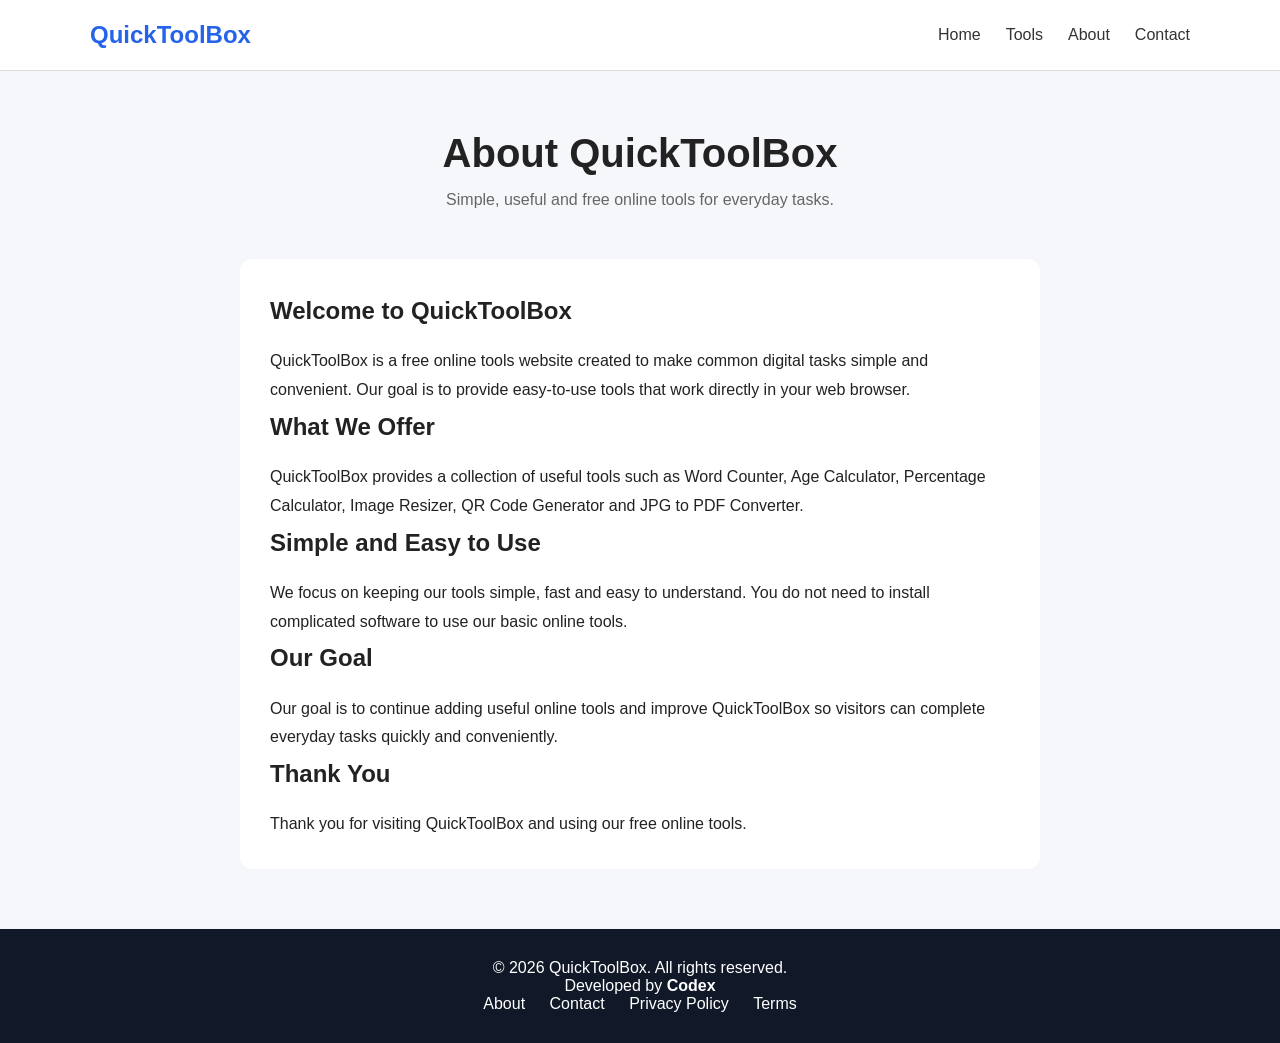
<file: about.html>
<!DOCTYPE html>
<html lang="en">

<head>
    <meta charset="UTF-8">
    <meta name="viewport" content="width=device-width, initial-scale=1.0">

    <title>About Us - QuickToolBox</title>

    <meta name="description"
        content="Learn more about QuickToolBox, a free online tools website for simple and useful everyday tasks.">

    <link rel="stylesheet" href="style.css">
</head>

<body>

    <!-- Header -->
    <header>

        <div class="container">

            <div class="logo">
                QuickToolBox
            </div>

            <nav>
                <a href="index.html">Home</a>
                <a href="index.html#tools">Tools</a>
                <a href="about.html">About</a>
                <a href="contact.html">Contact</a>
            </nav>

        </div>

    </header>


    <!-- About Page -->
    <main class="tool-page">

        <div class="container">

            <h1>About QuickToolBox</h1>

            <p class="tool-description">
                Simple, useful and free online tools for everyday tasks.
            </p>


            <div class="tool-information">

                <h2>Welcome to QuickToolBox</h2>

                <p>
                    QuickToolBox is a free online tools website created
                    to make common digital tasks simple and convenient.
                    Our goal is to provide easy-to-use tools that work
                    directly in your web browser.
                </p>


                <h2>What We Offer</h2>

                <p>
                    QuickToolBox provides a collection of useful tools
                    such as Word Counter, Age Calculator, Percentage
                    Calculator, Image Resizer, QR Code Generator and
                    JPG to PDF Converter.
                </p>


                <h2>Simple and Easy to Use</h2>

                <p>
                    We focus on keeping our tools simple, fast and easy
                    to understand. You do not need to install complicated
                    software to use our basic online tools.
                </p>


                <h2>Our Goal</h2>

                <p>
                    Our goal is to continue adding useful online tools
                    and improve QuickToolBox so visitors can complete
                    everyday tasks quickly and conveniently.
                </p>


                <h2>Thank You</h2>

                <p>
                    Thank you for visiting QuickToolBox and using our
                    free online tools.
                </p>

            </div>

        </div>

    </main>


    <!-- Footer -->
    <footer>

        <div class="container">

            <p>
                © 2026 QuickToolBox. All rights reserved.
            </p>

            <p class="developer-credit">
                Developed by <strong>Codex</strong>
            </p>

            <div class="footer-links">

                <a href="about.html">About</a>

                <a href="contact.html">Contact</a>

                <a href="privacy.html">Privacy Policy</a>

                <a href="terms.html">Terms</a>

            </div>

        </div>

    </footer>

</body>

</html>
</file>
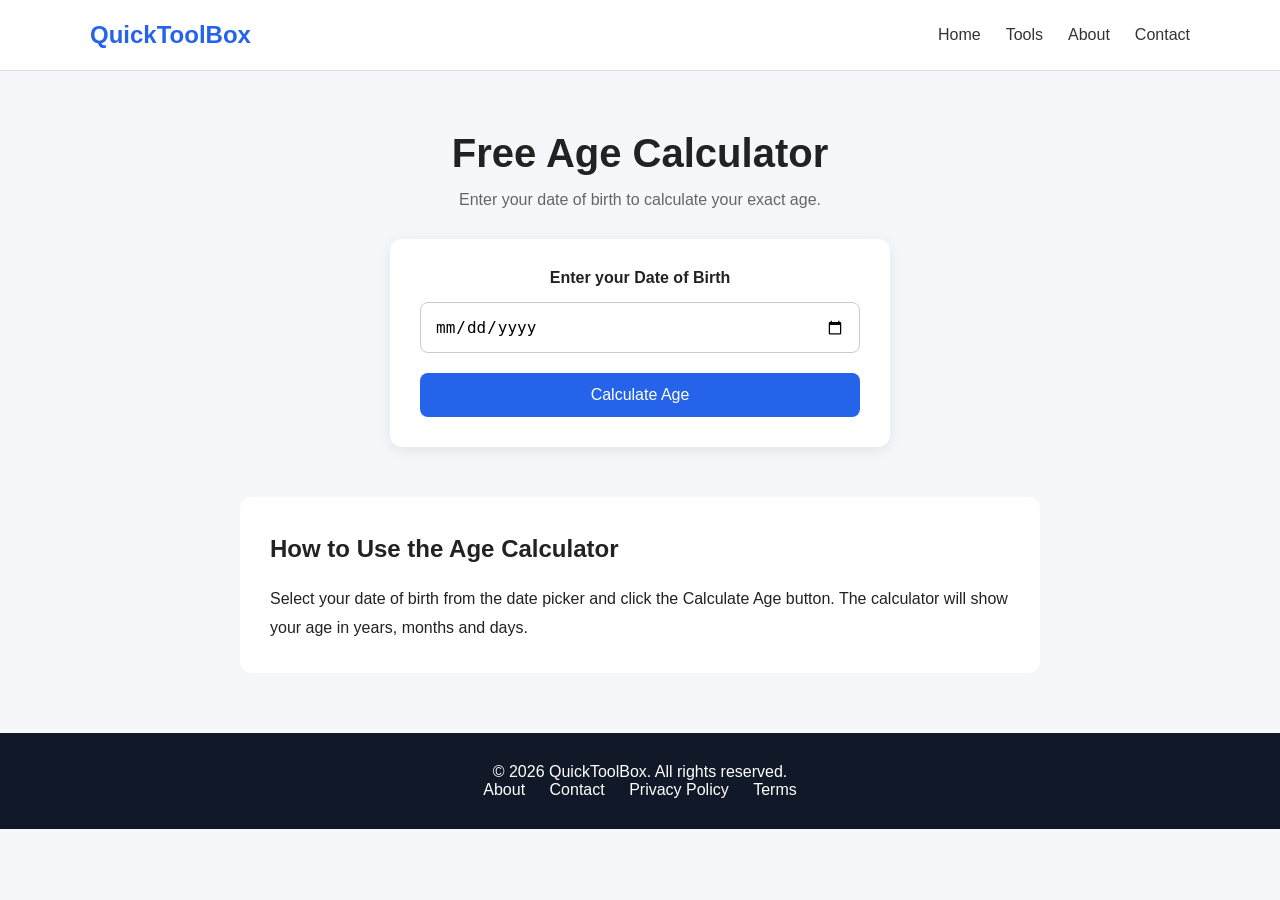
<file: age-calculator.html>
<!DOCTYPE html>
<html lang="en">

<head>

    <meta charset="UTF-8">

    <meta name="viewport"
        content="width=device-width, initial-scale=1.0">

    <meta name="description"
        content="Free online age calculator. Calculate your exact age in years, months and days.">

    <title>Age Calculator - QuickToolBox</title>

    <link rel="stylesheet" href="style.css">

</head>

<body>

    <!-- Header -->

    <header class="header">

        <div class="container navbar">

            <a href="index.html" class="logo">
                QuickToolBox
            </a>

            <nav>

                <a href="index.html">Home</a>

                <a href="index.html#tools">Tools</a>

                <a href="about.html">About</a>

                <a href="contact.html">Contact</a>

            </nav>

        </div>

    </header>


    <!-- Age Calculator -->

    <main class="tool-page">

        <div class="container">

            <h1>Free Age Calculator</h1>

            <p class="tool-description">
                Enter your date of birth to calculate your exact age.
            </p>


            <!-- Calculator Box -->

            <div class="calculator-box">

                <label for="birthDate">
                    Enter your Date of Birth
                </label>

                <input
                    type="date"
                    id="birthDate"
                >

                <button
                    id="calculateAge">
                    Calculate Age
                </button>

            </div>


            <!-- Result -->

            <div
                id="ageResult"
                class="age-result"
                style="display: none;">

                <h2>Your Age</h2>

                <div class="age-number">

                    <div>
                        <strong id="years">0</strong>
                        <span>Years</span>
                    </div>

                    <div>
                        <strong id="months">0</strong>
                        <span>Months</span>
                    </div>

                    <div>
                        <strong id="days">0</strong>
                        <span>Days</span>
                    </div>

                </div>

            </div>


            <!-- Information -->

            <div class="tool-information">

                <h2>How to Use the Age Calculator</h2>

                <p>
                    Select your date of birth from the date
                    picker and click the Calculate Age button.
                    The calculator will show your age in years,
                    months and days.
                </p>

            </div>

        </div>

    </main>


    <!-- Footer -->

    <footer class="footer">

        <div class="container">

            <p>
                © 2026 QuickToolBox. All rights reserved.
            </p>

            <div class="footer-links">

                <a href="about.html">About</a>

                <a href="contact.html">Contact</a>

                <a href="privacy.html">Privacy Policy</a>

                <a href="terms.html">Terms</a>

            </div>

        </div>

    </footer>


    <!-- JavaScript -->

    <script src="age-calculator.js"></script>

</body>

</html>
</file>
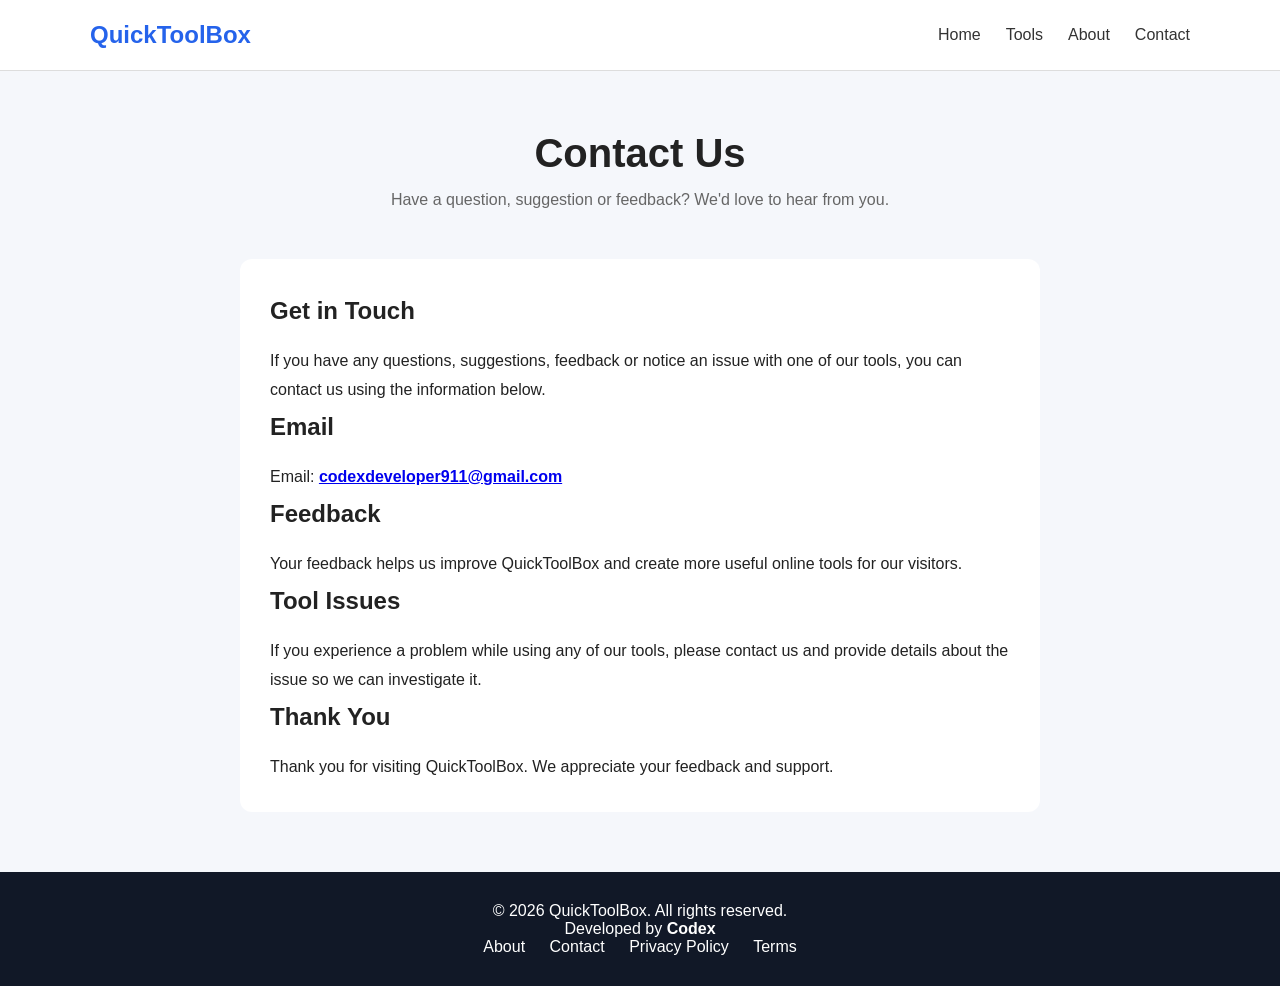
<file: contact.html>
<!DOCTYPE html>
<html lang="en">

<head>
    <meta charset="UTF-8">
    <meta name="viewport" content="width=device-width, initial-scale=1.0">

    <title>Contact Us - QuickToolBox</title>

    <meta name="description"
        content="Contact QuickToolBox for questions, feedback and suggestions about our free online tools.">

    <link rel="stylesheet" href="style.css">
</head>

<body>

    <!-- Header -->
    <header>

        <div class="container">

            <div class="logo">
                QuickToolBox
            </div>

            <nav>
                <a href="index.html">Home</a>
                <a href="index.html#tools">Tools</a>
                <a href="about.html">About</a>
                <a href="contact.html">Contact</a>
            </nav>

        </div>

    </header>


    <!-- Contact Page -->
    <main class="tool-page">

        <div class="container">

            <h1>Contact Us</h1>

            <p class="tool-description">
                Have a question, suggestion or feedback? We'd love to hear from you.
            </p>


            <div class="tool-information">

                <h2>Get in Touch</h2>

                <p>
                    If you have any questions, suggestions, feedback or
                    notice an issue with one of our tools, you can contact
                    us using the information below.
                </p>


                <h2>Email</h2>

                <p>
                    Email:
                    <strong>
                        <a href="mailto:codexdeveloper911@gmail.com">
                            codexdeveloper911@gmail.com
                        </a>
                    </strong>
                </p>


                <h2>Feedback</h2>

                <p>
                    Your feedback helps us improve QuickToolBox and create
                    more useful online tools for our visitors.
                </p>


                <h2>Tool Issues</h2>

                <p>
                    If you experience a problem while using any of our
                    tools, please contact us and provide details about
                    the issue so we can investigate it.
                </p>


                <h2>Thank You</h2>

                <p>
                    Thank you for visiting QuickToolBox. We appreciate
                    your feedback and support.
                </p>

            </div>

        </div>

    </main>


    <!-- Footer -->
    <footer>

        <div class="container">

            <p>
                © 2026 QuickToolBox. All rights reserved.
            </p>

            <p class="developer-credit">
                Developed by <strong>Codex</strong>
            </p>

            <div class="footer-links">

                <a href="about.html">About</a>

                <a href="contact.html">Contact</a>

                <a href="privacy.html">Privacy Policy</a>

                <a href="terms.html">Terms</a>

            </div>

        </div>

    </footer>

</body>

</html>
</file>
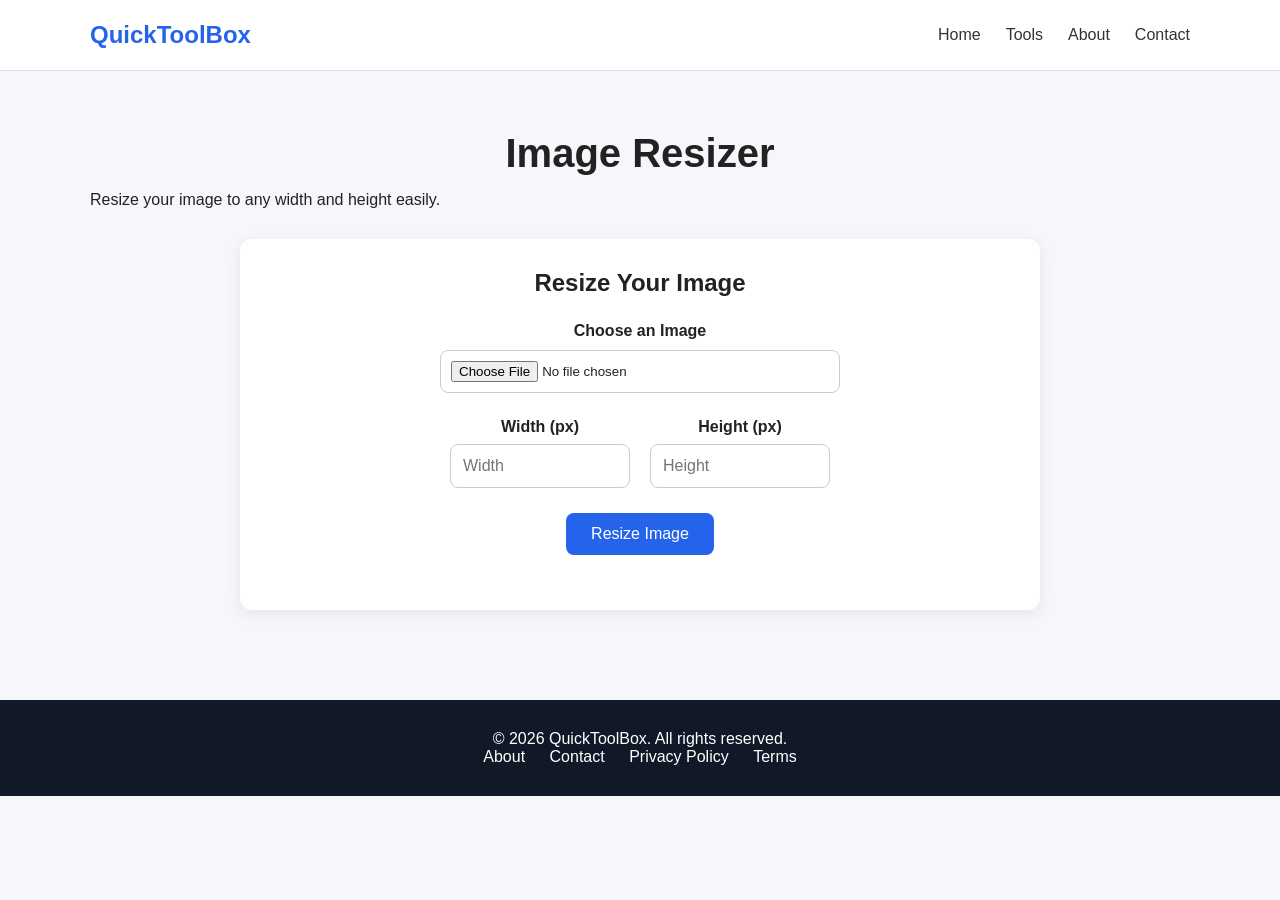
<file: image-resizer.html>
<!DOCTYPE html>
<html lang="en">
<head>
    <meta charset="UTF-8">
    <meta name="viewport" content="width=device-width, initial-scale=1.0">

    <title>Image Resizer - QuickToolBox</title>
    <meta name="description" content="Resize images online for free with QuickToolBox.">

    <link rel="stylesheet" href="style.css">
</head>

<body>

    <header>
        <div class="container">
            <div class="logo">QuickToolBox</div>

            <nav>
                <a href="index.html">Home</a>
                <a href="index.html#tools">Tools</a>
                <a href="about.html">About</a>
                <a href="contact.html">Contact</a>
            </nav>
        </div>
    </header>


    <main class="tool-page">

        <div class="container">

            <div class="tool-header">
                <h1>Image Resizer</h1>
                <p>Resize your image to any width and height easily.</p>
            </div>


            <div class="image-resizer-card">

                <h2>Resize Your Image</h2>

                <div class="upload-section">

                    <label for="imageInput">Choose an Image</label>

                    <input 
                        type="file" 
                        id="imageInput" 
                        accept="image/*"
                    >

                </div>


                <div id="imagePreview" class="image-preview"></div>


                <div class="resize-inputs">

                    <div>
                        <label for="imageWidth">Width (px)</label>

                        <input 
                            type="number" 
                            id="imageWidth" 
                            placeholder="Width"
                            min="1"
                        >
                    </div>


                    <div>
                        <label for="imageHeight">Height (px)</label>

                        <input 
                            type="number" 
                            id="imageHeight" 
                            placeholder="Height"
                            min="1"
                        >
                    </div>

                </div>


                <button id="resizeButton">
                    Resize Image
                </button>


                <div id="resizeResult" class="resize-result"></div>

            </div>

        </div>

    </main>


    <footer>

        <div class="container">

            <p>© 2026 QuickToolBox. All rights reserved.</p>

            <div>
                <a href="about.html">About</a>
                <a href="contact.html">Contact</a>
                <a href="privacy.html">Privacy Policy</a>
                <a href="terms.html">Terms</a>
            </div>

        </div>

    </footer>


    <script src="image-resizer.js"></script>

</body>
</html>
</file>
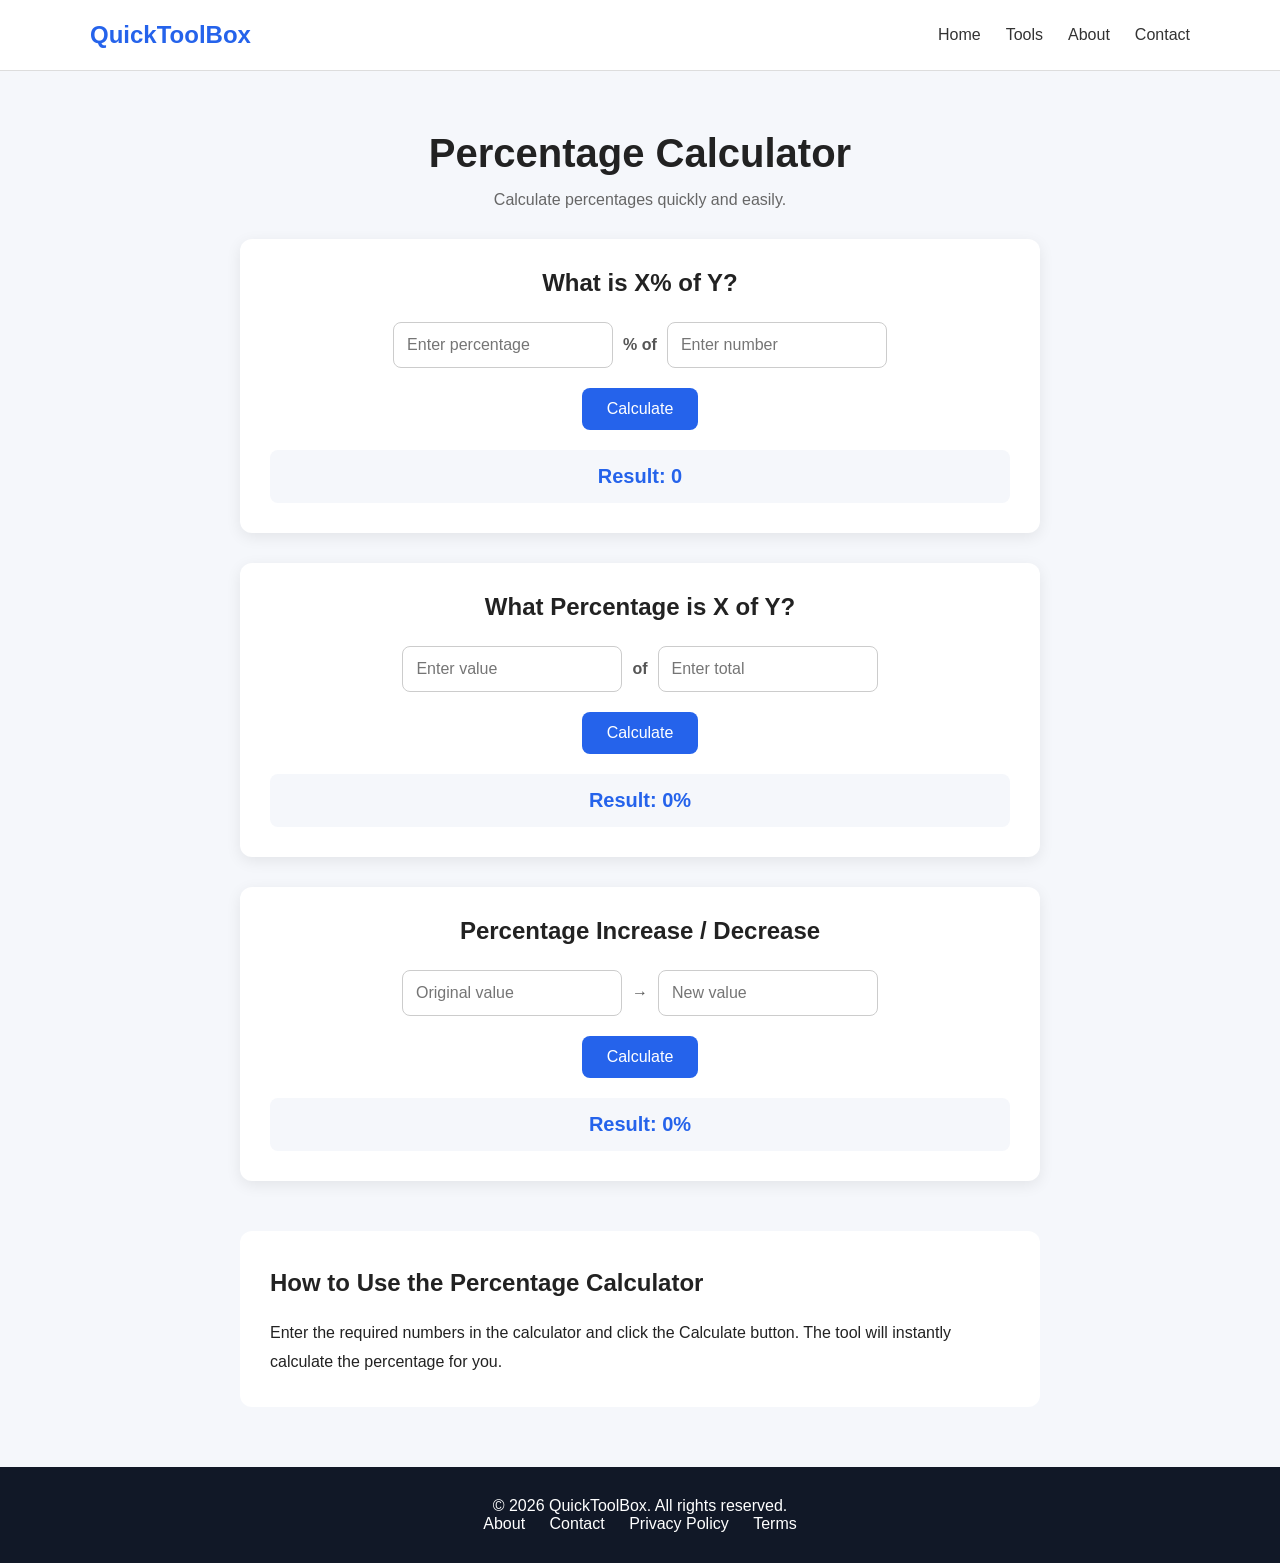
<file: percentage-calculator.html>
<!DOCTYPE html>
<html lang="en">

<head>

    <meta charset="UTF-8">

    <meta name="viewport"
        content="width=device-width, initial-scale=1.0">

    <meta name="description"
        content="Free online percentage calculator. Calculate percentages, percentage increase and decrease easily.">

    <title>Percentage Calculator - QuickToolBox</title>

    <link rel="stylesheet" href="style.css">

</head>

<body>

    <!-- Header -->

    <header class="header">

        <div class="container navbar">

            <a href="index.html" class="logo">
                QuickToolBox
            </a>

            <nav>

                <a href="index.html">Home</a>

                <a href="index.html#tools">Tools</a>

                <a href="about.html">About</a>

                <a href="contact.html">Contact</a>

            </nav>

        </div>

    </header>


    <!-- Percentage Calculator -->

    <main class="tool-page">

        <div class="container">

            <h1>Percentage Calculator</h1>

            <p class="tool-description">
                Calculate percentages quickly and easily.
            </p>


            <!-- Calculator 1 -->

            <div class="percentage-card">

                <h2>What is X% of Y?</h2>

                <div class="input-group">

                    <input
                        type="number"
                        id="percentValue"
                        placeholder="Enter percentage">

                    <span>% of</span>

                    <input
                        type="number"
                        id="totalValue"
                        placeholder="Enter number">

                </div>

                <button id="calculatePercent">
                    Calculate
                </button>

                <div
                    id="percentResult"
                    class="calculator-result">
                    Result: 0
                </div>

            </div>


            <!-- Calculator 2 -->

            <div class="percentage-card">

                <h2>What Percentage is X of Y?</h2>

                <div class="input-group">

                    <input
                        type="number"
                        id="partValue"
                        placeholder="Enter value">

                    <span>of</span>

                    <input
                        type="number"
                        id="wholeValue"
                        placeholder="Enter total">

                </div>

                <button id="calculateWhatPercent">
                    Calculate
                </button>

                <div
                    id="whatPercentResult"
                    class="calculator-result">
                    Result: 0%
                </div>

            </div>


            <!-- Calculator 3 -->

            <div class="percentage-card">

                <h2>Percentage Increase / Decrease</h2>

                <div class="input-group">

                    <input
                        type="number"
                        id="oldValue"
                        placeholder="Original value">

                    <span>→</span>

                    <input
                        type="number"
                        id="newValue"
                        placeholder="New value">

                </div>

                <button id="calculateChange">
                    Calculate
                </button>

                <div
                    id="changeResult"
                    class="calculator-result">
                    Result: 0%
                </div>

            </div>


            <!-- Information -->

            <div class="tool-information">

                <h2>How to Use the Percentage Calculator</h2>

                <p>
                    Enter the required numbers in the calculator
                    and click the Calculate button. The tool will
                    instantly calculate the percentage for you.
                </p>

            </div>

        </div>

    </main>


    <!-- Footer -->

    <footer class="footer">

        <div class="container">

            <p>
                © 2026 QuickToolBox. All rights reserved.
            </p>

            <div class="footer-links">

                <a href="about.html">About</a>

                <a href="contact.html">Contact</a>

                <a href="privacy.html">Privacy Policy</a>

                <a href="terms.html">Terms</a>

            </div>

        </div>

    </footer>


    <!-- JavaScript -->

    <script src="percentage-calculator.js"></script>

</body>

</html>
</file>
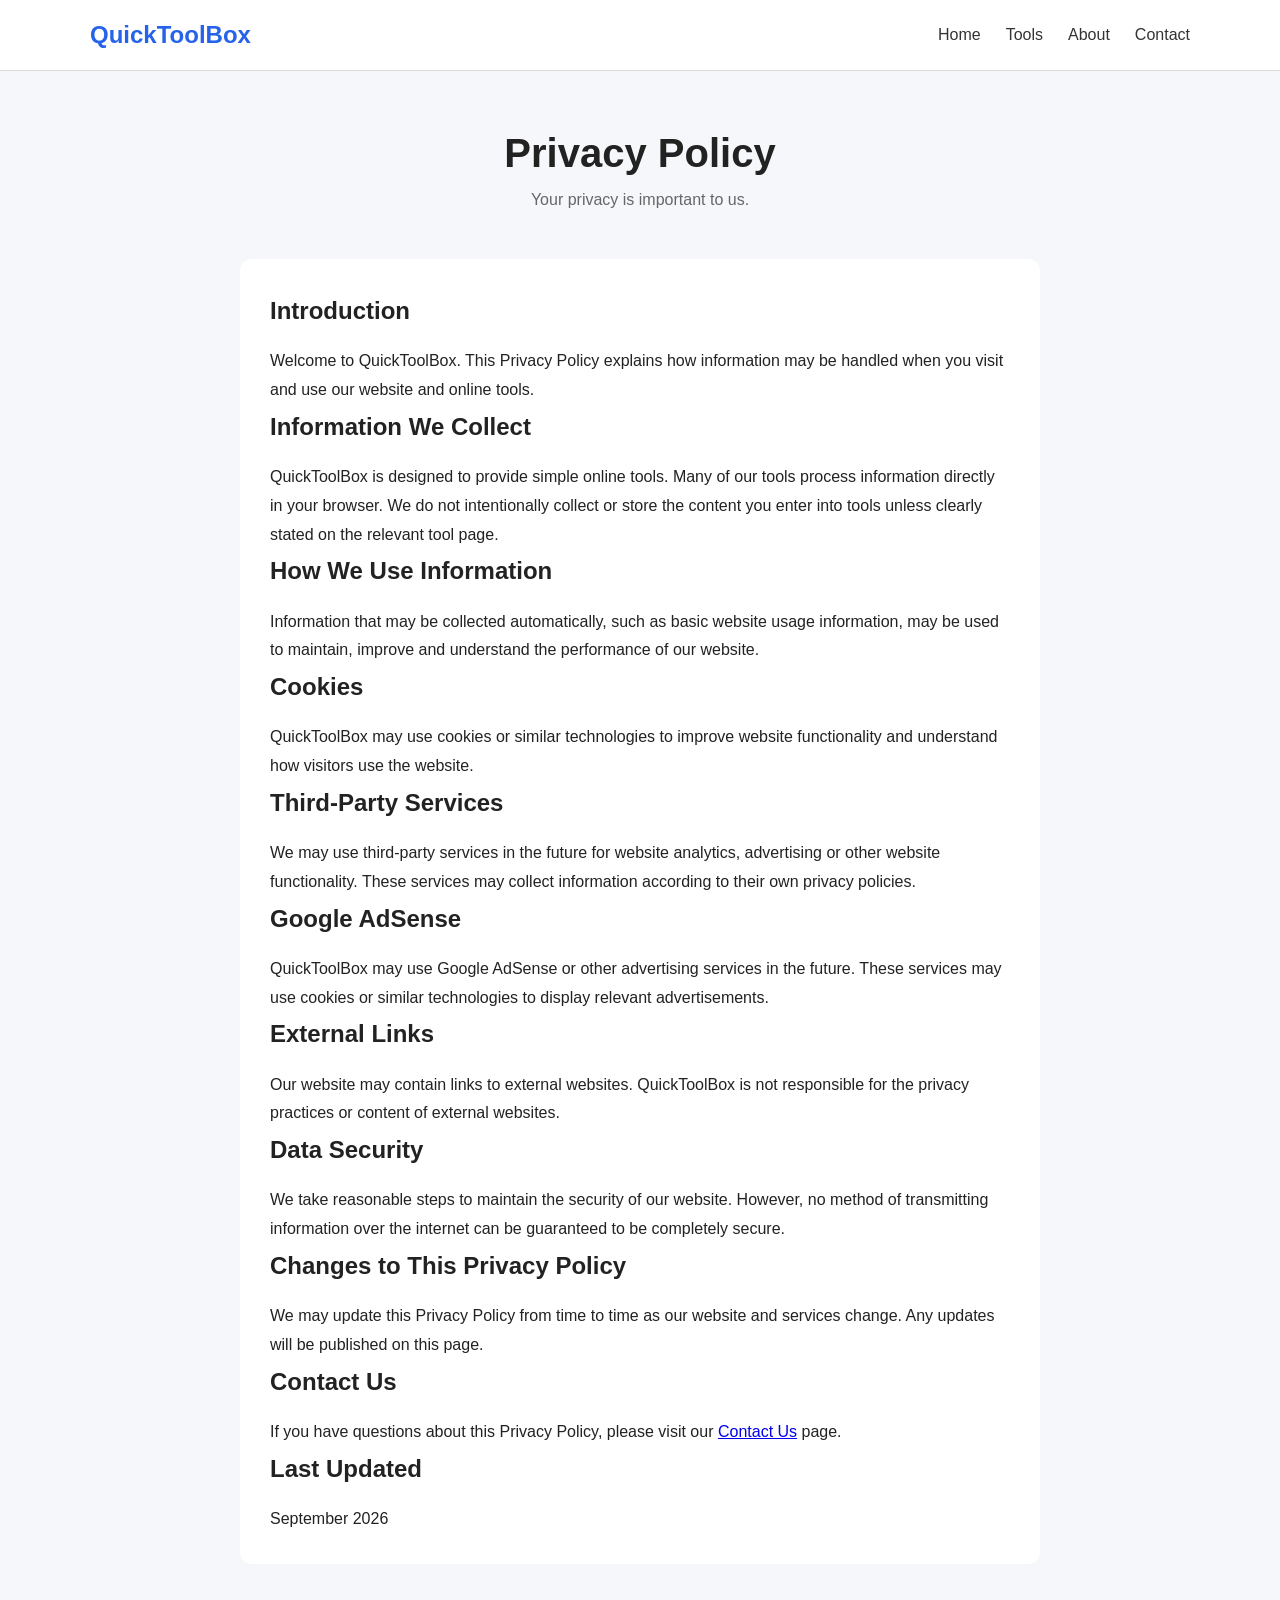
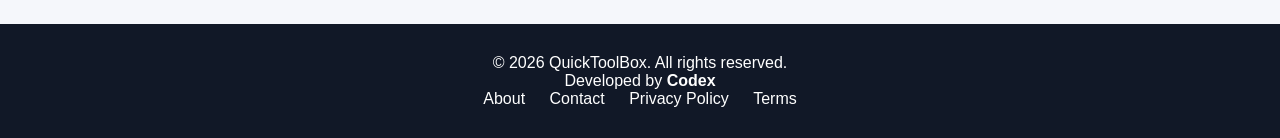
<file: privacy.html>
<!DOCTYPE html>
<html lang="en">

<head>
    <meta charset="UTF-8">
    <meta name="viewport" content="width=device-width, initial-scale=1.0">

    <title>Privacy Policy - QuickToolBox</title>

    <meta name="description"
        content="Read the Privacy Policy of QuickToolBox and learn how information is handled when using our website and online tools.">

    <link rel="stylesheet" href="style.css">
</head>

<body>

    <!-- Header -->
    <header>

        <div class="container">

            <div class="logo">
                QuickToolBox
            </div>

            <nav>
                <a href="index.html">Home</a>
                <a href="index.html#tools">Tools</a>
                <a href="about.html">About</a>
                <a href="contact.html">Contact</a>
            </nav>

        </div>

    </header>


    <!-- Privacy Policy -->
    <main class="tool-page">

        <div class="container">

            <h1>Privacy Policy</h1>

            <p class="tool-description">
                Your privacy is important to us.
            </p>


            <div class="tool-information">

                <h2>Introduction</h2>

                <p>
                    Welcome to QuickToolBox. This Privacy Policy explains
                    how information may be handled when you visit and use
                    our website and online tools.
                </p>


                <h2>Information We Collect</h2>

                <p>
                    QuickToolBox is designed to provide simple online tools.
                    Many of our tools process information directly in your
                    browser. We do not intentionally collect or store the
                    content you enter into tools unless clearly stated on
                    the relevant tool page.
                </p>


                <h2>How We Use Information</h2>

                <p>
                    Information that may be collected automatically, such
                    as basic website usage information, may be used to
                    maintain, improve and understand the performance of
                    our website.
                </p>


                <h2>Cookies</h2>

                <p>
                    QuickToolBox may use cookies or similar technologies
                    to improve website functionality and understand how
                    visitors use the website.
                </p>


                <h2>Third-Party Services</h2>

                <p>
                    We may use third-party services in the future for
                    website analytics, advertising or other website
                    functionality. These services may collect information
                    according to their own privacy policies.
                </p>


                <h2>Google AdSense</h2>

                <p>
                    QuickToolBox may use Google AdSense or other
                    advertising services in the future. These services
                    may use cookies or similar technologies to display
                    relevant advertisements.
                </p>


                <h2>External Links</h2>

                <p>
                    Our website may contain links to external websites.
                    QuickToolBox is not responsible for the privacy
                    practices or content of external websites.
                </p>


                <h2>Data Security</h2>

                <p>
                    We take reasonable steps to maintain the security
                    of our website. However, no method of transmitting
                    information over the internet can be guaranteed
                    to be completely secure.
                </p>


                <h2>Changes to This Privacy Policy</h2>

                <p>
                    We may update this Privacy Policy from time to time
                    as our website and services change. Any updates will
                    be published on this page.
                </p>


                <h2>Contact Us</h2>

                <p>
                    If you have questions about this Privacy Policy,
                    please visit our
                    <a href="contact.html">Contact Us</a>
                    page.
                </p>


                <h2>Last Updated</h2>

                <p>
                    September 2026
                </p>

            </div>

        </div>

    </main>


    <!-- Footer -->
    <footer>

        <div class="container">

            <p>
                © 2026 QuickToolBox. All rights reserved.
            </p>

            <p class="developer-credit">
                Developed by <strong>Codex</strong>
            </p>

            <div class="footer-links">

                <a href="about.html">About</a>

                <a href="contact.html">Contact</a>

                <a href="privacy.html">Privacy Policy</a>

                <a href="terms.html">Terms</a>

            </div>

        </div>

    </footer>

</body>

</html>
</file>
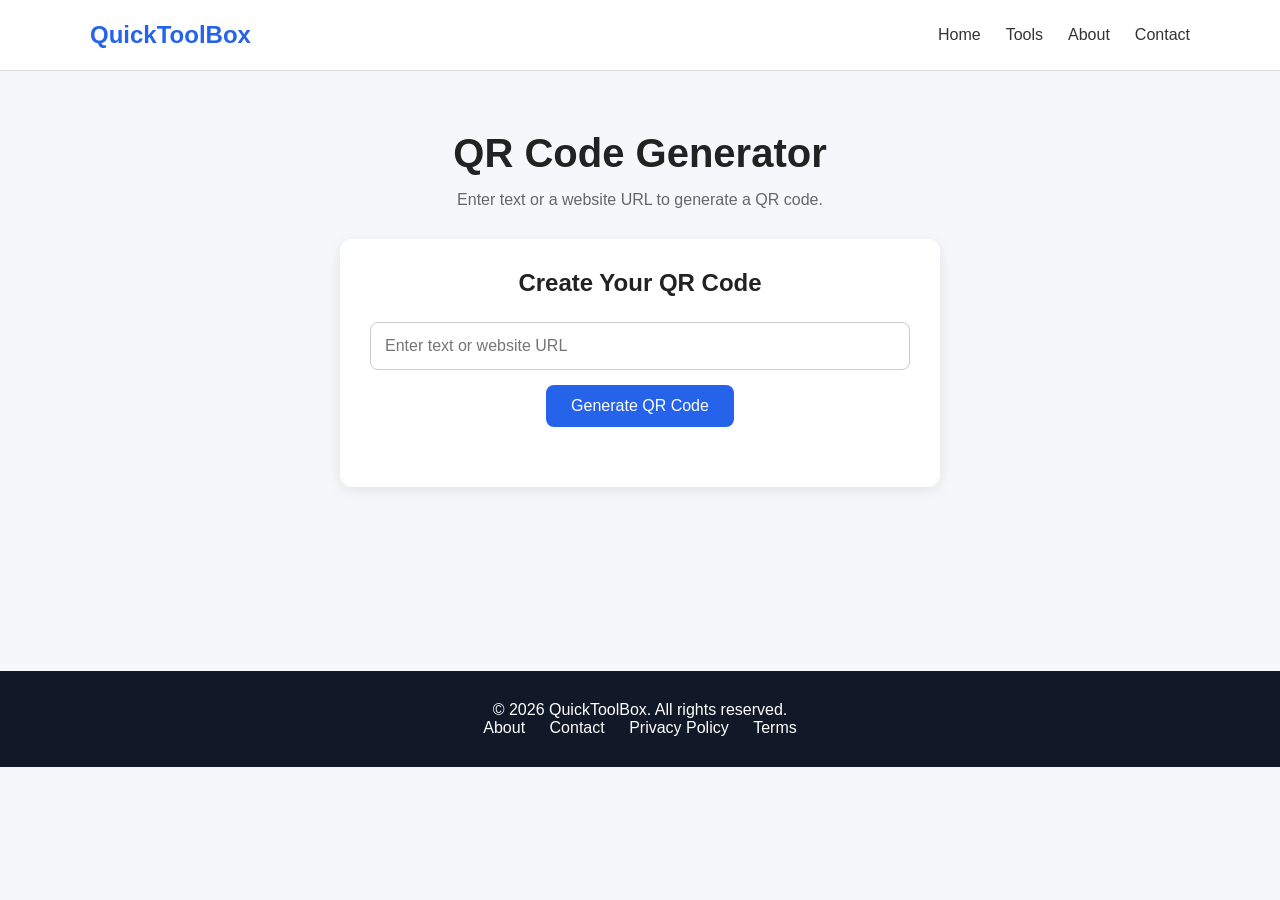
<file: qr-generator.html>
<!DOCTYPE html>
<html lang="en">

<head>
    <meta charset="UTF-8">
    <meta name="viewport" content="width=device-width, initial-scale=1.0">

    <title>QR Code Generator - QuickToolBox</title>

    <meta name="description"
        content="Generate QR codes online for free with QuickToolBox.">

    <link rel="stylesheet" href="style.css">
</head>

<body>

    <!-- Header -->
    <header>

        <div class="container">

            <div class="logo">
                QuickToolBox
            </div>

            <nav>
                <a href="index.html">Home</a>
                <a href="index.html#tools">Tools</a>
                <a href="about.html">About</a>
                <a href="contact.html">Contact</a>
            </nav>

        </div>

    </header>


    <!-- QR Generator -->
    <main class="tool-page">

        <div class="container">

            <h1>QR Code Generator</h1>

            <p class="tool-description">
                Enter text or a website URL to generate a QR code.
            </p>


            <div class="qr-card">

                <h2>Create Your QR Code</h2>

                <input
                    type="text"
                    id="qrText"
                    placeholder="Enter text or website URL"
                >

                <button id="generateQR">
                    Generate QR Code
                </button>


                <div id="qrResult" class="qr-result"></div>

            </div>

        </div>

    </main>


    <!-- Footer -->
    <footer>

        <div class="container">

            <p>
                © 2026 QuickToolBox. All rights reserved.
            </p>

            <div class="footer-links">

                <a href="about.html">About</a>

                <a href="contact.html">Contact</a>

                <a href="privacy.html">Privacy Policy</a>

                <a href="terms.html">Terms</a>

            </div>

        </div>

    </footer>


    <script src="qr-generator.js"></script>

</body>

</html>
</file>
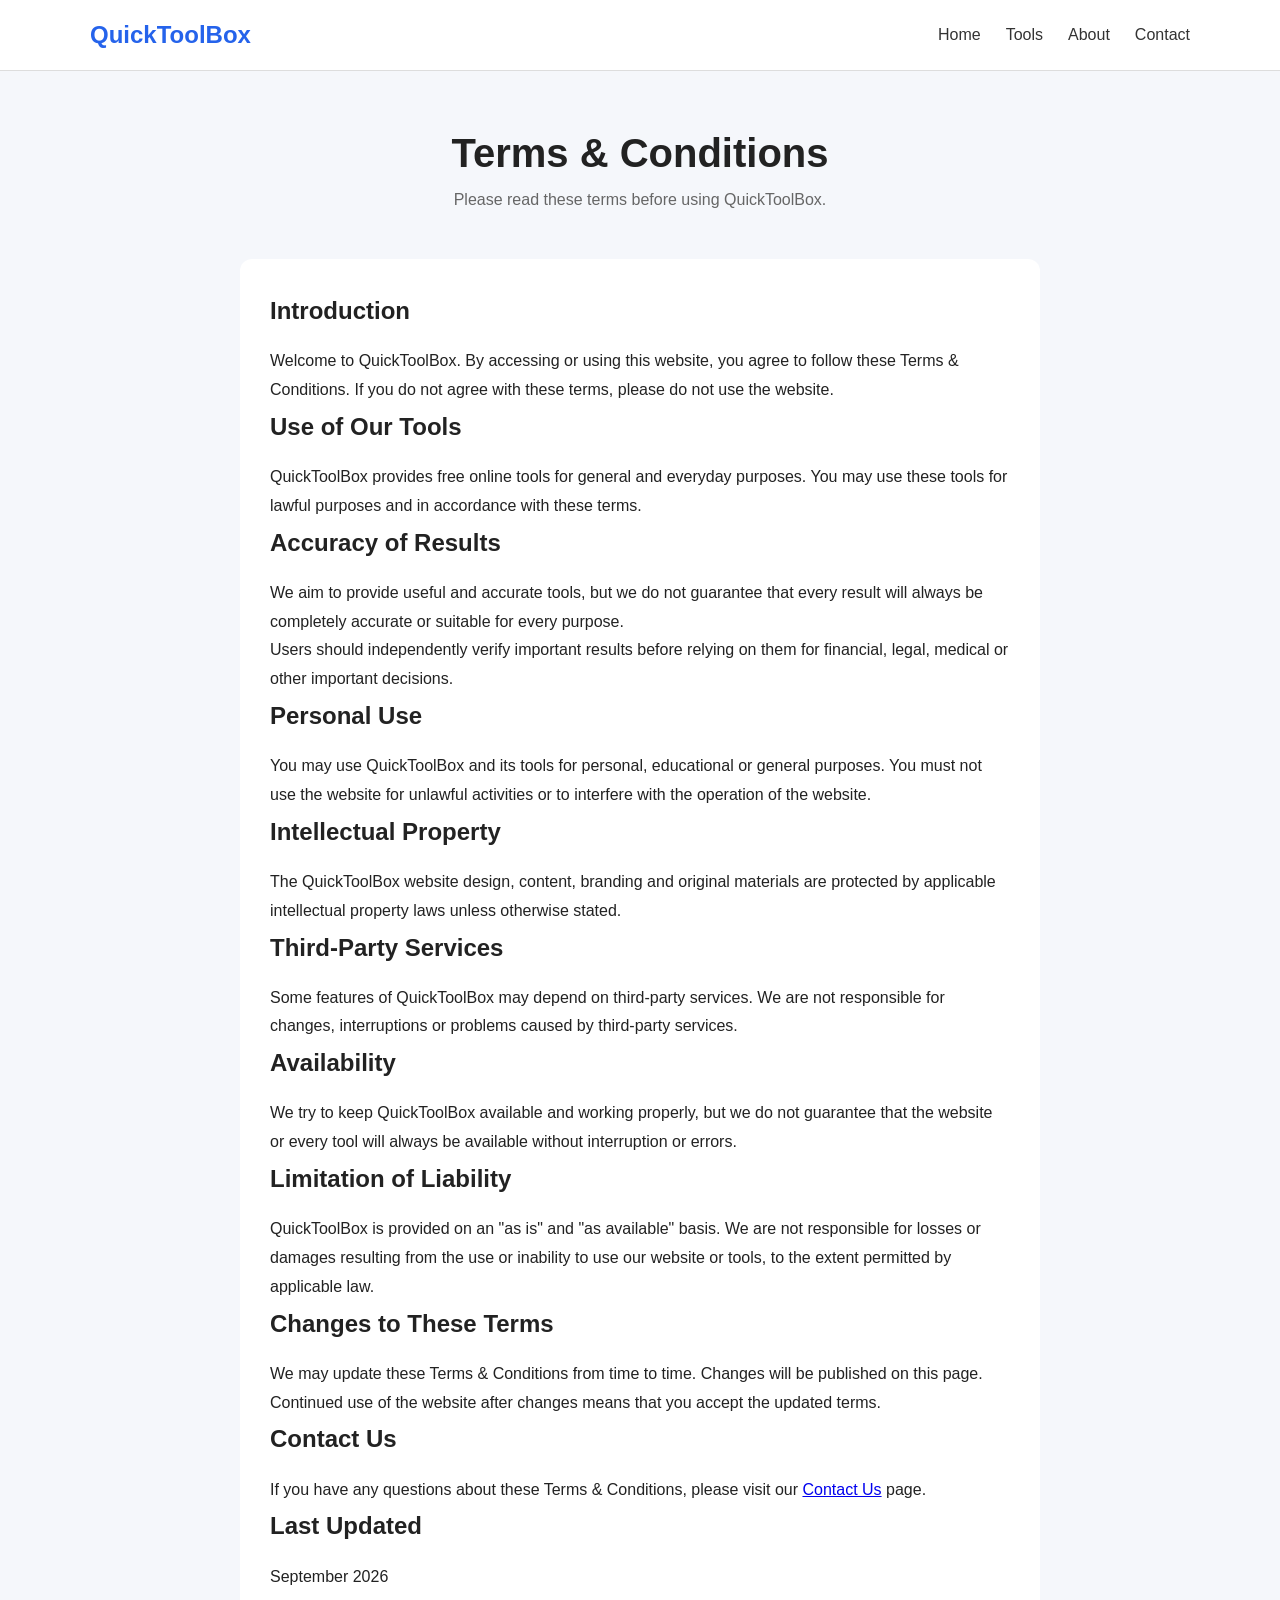
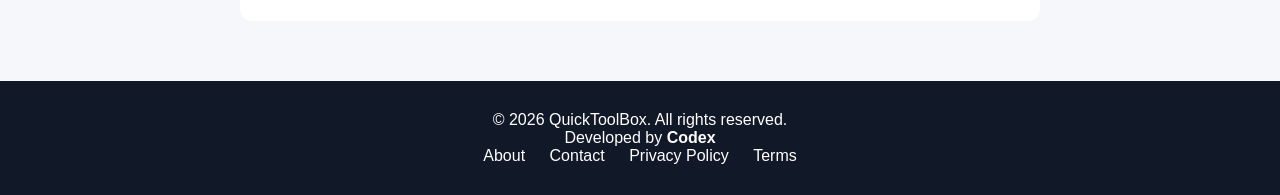
<file: terms.html>
<!DOCTYPE html>
<html lang="en">

<head>
    <meta charset="UTF-8">
    <meta name="viewport" content="width=device-width, initial-scale=1.0">

    <title>Terms & Conditions - QuickToolBox</title>

    <meta name="description"
        content="Read the Terms and Conditions for using QuickToolBox and its free online tools.">

    <link rel="stylesheet" href="style.css">
</head>

<body>

    <!-- Header -->
    <header>

        <div class="container">

            <div class="logo">
                QuickToolBox
            </div>

            <nav>
                <a href="index.html">Home</a>
                <a href="index.html#tools">Tools</a>
                <a href="about.html">About</a>
                <a href="contact.html">Contact</a>
            </nav>

        </div>

    </header>


    <!-- Terms & Conditions -->
    <main class="tool-page">

        <div class="container">

            <h1>Terms & Conditions</h1>

            <p class="tool-description">
                Please read these terms before using QuickToolBox.
            </p>


            <div class="tool-information">

                <h2>Introduction</h2>

                <p>
                    Welcome to QuickToolBox. By accessing or using this
                    website, you agree to follow these Terms & Conditions.
                    If you do not agree with these terms, please do not
                    use the website.
                </p>


                <h2>Use of Our Tools</h2>

                <p>
                    QuickToolBox provides free online tools for general
                    and everyday purposes. You may use these tools for
                    lawful purposes and in accordance with these terms.
                </p>


                <h2>Accuracy of Results</h2>

                <p>
                    We aim to provide useful and accurate tools, but we
                    do not guarantee that every result will always be
                    completely accurate or suitable for every purpose.
                </p>

                <p>
                    Users should independently verify important results
                    before relying on them for financial, legal, medical
                    or other important decisions.
                </p>


                <h2>Personal Use</h2>

                <p>
                    You may use QuickToolBox and its tools for personal,
                    educational or general purposes. You must not use
                    the website for unlawful activities or to interfere
                    with the operation of the website.
                </p>


                <h2>Intellectual Property</h2>

                <p>
                    The QuickToolBox website design, content, branding
                    and original materials are protected by applicable
                    intellectual property laws unless otherwise stated.
                </p>


                <h2>Third-Party Services</h2>

                <p>
                    Some features of QuickToolBox may depend on
                    third-party services. We are not responsible for
                    changes, interruptions or problems caused by
                    third-party services.
                </p>


                <h2>Availability</h2>

                <p>
                    We try to keep QuickToolBox available and working
                    properly, but we do not guarantee that the website
                    or every tool will always be available without
                    interruption or errors.
                </p>


                <h2>Limitation of Liability</h2>

                <p>
                    QuickToolBox is provided on an "as is" and "as
                    available" basis. We are not responsible for losses
                    or damages resulting from the use or inability to
                    use our website or tools, to the extent permitted
                    by applicable law.
                </p>


                <h2>Changes to These Terms</h2>

                <p>
                    We may update these Terms & Conditions from time
                    to time. Changes will be published on this page.
                    Continued use of the website after changes means
                    that you accept the updated terms.
                </p>


                <h2>Contact Us</h2>

                <p>
                    If you have any questions about these Terms &
                    Conditions, please visit our
                    <a href="contact.html">Contact Us</a>
                    page.
                </p>


                <h2>Last Updated</h2>

                <p>
                    September 2026
                </p>

            </div>

        </div>

    </main>


    <!-- Footer -->
    <footer>

        <div class="container">

            <p>
                © 2026 QuickToolBox. All rights reserved.
            </p>

            <p class="developer-credit">
                Developed by <strong>Codex</strong>
            </p>

            <div class="footer-links">

                <a href="about.html">About</a>

                <a href="contact.html">Contact</a>

                <a href="privacy.html">Privacy Policy</a>

                <a href="terms.html">Terms</a>

            </div>

        </div>

    </footer>

</body>

</html>
</file>
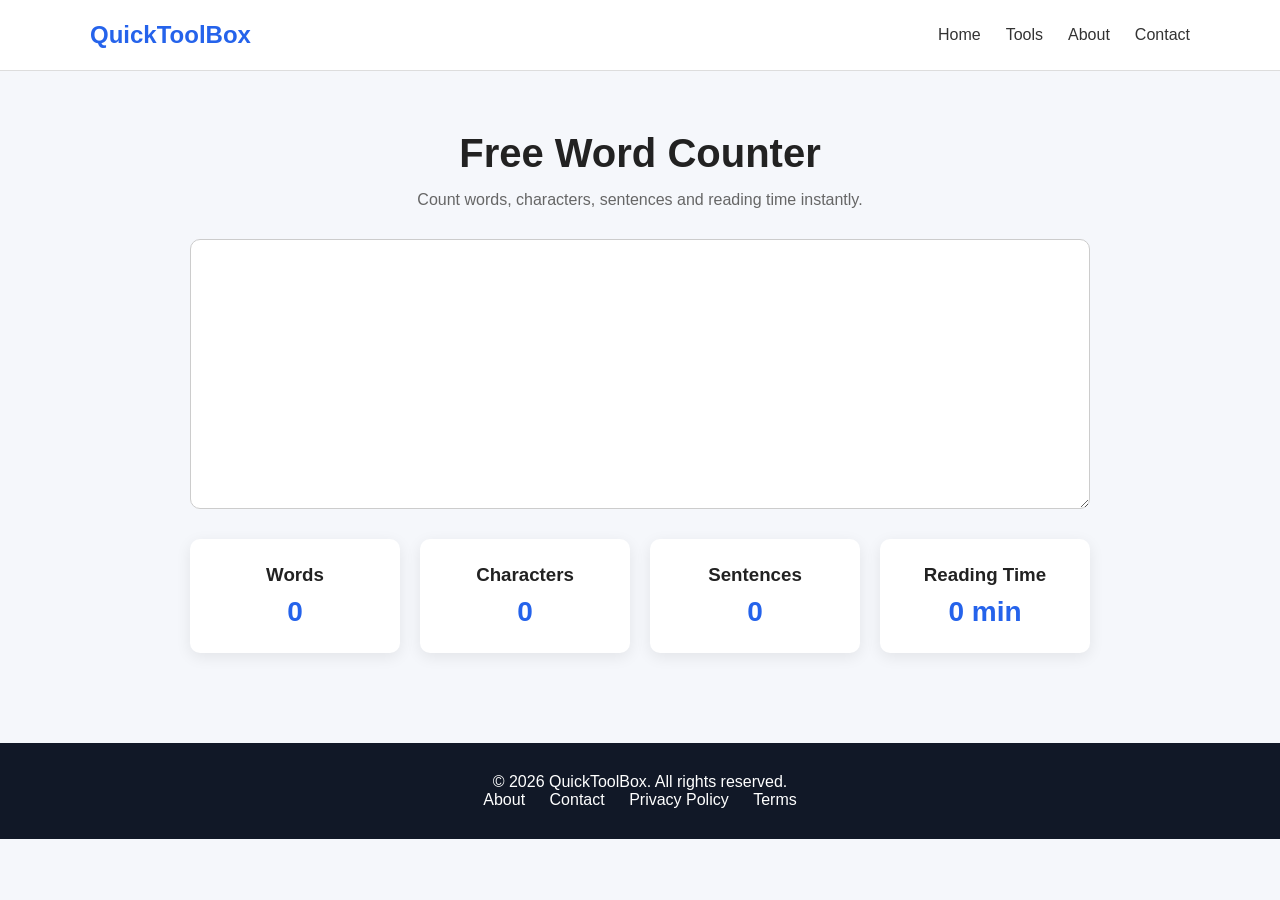
<file: word-counter.html>
<!DOCTYPE html>
<html lang="en">

<head>

    <meta charset="UTF-8">

    <meta name="viewport"
        content="width=device-width, initial-scale=1.0">

    <meta name="description"
        content="Free online word counter. Count words, characters, sentences and reading time.">

    <title>Word Counter - QuickToolBox</title>

    <link rel="stylesheet" href="style.css">

</head>

<body>

    <!-- Header -->

    <header class="header">

        <div class="container navbar">

            <a href="index.html" class="logo">
                QuickToolBox
            </a>

            <nav>

                <a href="index.html">Home</a>

                <a href="index.html#tools">Tools</a>

                <a href="about.html">About</a>

                <a href="contact.html">Contact</a>

            </nav>

        </div>

    </header>


    <!-- Word Counter -->

    <main class="tool-page">

        <div class="container">

            <h1>Free Word Counter</h1>

            <p class="tool-description">
                Count words, characters, sentences and
                reading time instantly.
            </p>


            <!-- Text Area -->

            <textarea
                id="textInput"
                placeholder="Type or paste your text here..."
                rows="12">
            </textarea>


            <!-- Statistics -->

            <div class="counter-results">

                <div class="result-box">

                    <h3>Words</h3>

                    <p id="wordCount">0</p>

                </div>


                <div class="result-box">

                    <h3>Characters</h3>

                    <p id="characterCount">0</p>

                </div>


                <div class="result-box">

                    <h3>Sentences</h3>

                    <p id="sentenceCount">0</p>

                </div>


                <div class="result-box">

                    <h3>Reading Time</h3>

                    <p id="readingTime">0 min</p>

                </div>

            </div>

        </div>

    </main>


    <!-- Footer -->

    <footer class="footer">

        <div class="container">

            <p>
                © 2026 QuickToolBox. All rights reserved.
            </p>

            <div class="footer-links">

                <a href="about.html">About</a>

                <a href="contact.html">Contact</a>

                <a href="privacy.html">Privacy Policy</a>

                <a href="terms.html">Terms</a>

            </div>

        </div>

    </footer>


    <!-- JavaScript -->

    <script src="word-counter.js"></script>

</body>

</html>
</file>
<file: style.css>
* {
    margin: 0;
    padding: 0;
    box-sizing: border-box;
}


body {
    font-family: Arial, sans-serif;
    background: #f5f7fb;
    color: #222;
}


.container {
    width: 90%;
    max-width: 1100px;
    margin: auto;
}


/* =========================
   HEADER
========================= */

header {
    background: white;
    border-bottom: 1px solid #ddd;
}


header .container {
    min-height: 70px;

    display: flex;
    align-items: center;
    justify-content: space-between;
}


.logo {
    font-size: 24px;
    font-weight: bold;
    text-decoration: none;
    color: #2563eb;
}


nav {
    display: flex;
    gap: 25px;
}


nav a {
    text-decoration: none;
    color: #333;
}


nav a:hover {
    color: #2563eb;
}


/* =========================
   HERO
========================= */

.hero {
    text-align: center;

    padding: 80px 20px;

    background: white;
}


.hero h1 {
    font-size: 45px;
    margin-bottom: 15px;
}


.hero p {
    font-size: 18px;

    color: #666;

    margin-bottom: 30px;
}


#searchInput {
    width: 100%;
    max-width: 500px;

    padding: 15px;

    border: 1px solid #ccc;

    border-radius: 8px;

    font-size: 16px;

    outline: none;
}


#searchInput:focus {
    border-color: #2563eb;
}


/* =========================
   TOOLS
========================= */

.tools-section {
    padding: 60px 0;
}


.tools-section h2 {
    text-align: center;

    margin-bottom: 35px;

    font-size: 32px;
}


/* IMPORTANT:
   HTML mein class = tool-grid
*/

.tool-grid {
    display: grid;

    grid-template-columns: repeat(3, 1fr);

    gap: 25px;
}


.tool-card {
    background: white;

    padding: 30px;

    border-radius: 12px;

    text-align: center;

    box-shadow:
        0 4px 15px rgba(0, 0, 0, 0.08);
}


.tool-icon {
    font-size: 45px;

    margin-bottom: 15px;
}


.tool-card h3 {
    margin-bottom: 12px;
}


.tool-card p {
    color: #666;

    line-height: 1.6;

    margin-bottom: 20px;
}


.tool-card a {
    display: inline-block;

    background: #2563eb;

    color: white;

    padding: 10px 20px;

    border-radius: 7px;

    text-decoration: none;
}


.tool-card a:hover {
    background: #1d4ed8;
}


/* =========================
   INFORMATION
========================= */

.info-section {
    background: white;

    padding: 60px 20px;

    text-align: center;
}


.info-section h2 {
    margin-bottom: 20px;
}


.info-section p {
    max-width: 750px;

    margin: auto;

    line-height: 1.8;

    color: #666;
}


/* =========================
   TOOL PAGE
========================= */

.tool-page {
    padding: 60px 20px;

    min-height: 600px;
}


.tool-page h1 {
    text-align: center;

    font-size: 40px;

    margin-bottom: 15px;
}


.tool-description {
    text-align: center;

    color: #666;

    margin-bottom: 30px;
}


/* =========================
   WORD COUNTER
========================= */

#textInput {
    display: block;

    width: 100%;
    max-width: 900px;

    margin: auto;

    padding: 20px;

    font-size: 16px;

    border: 1px solid #ccc;

    border-radius: 10px;

    resize: vertical;

    outline: none;
}


#textInput:focus {
    border-color: #2563eb;
}


.counter-results {
    max-width: 900px;

    margin: 30px auto;

    display: grid;

    grid-template-columns: repeat(4, 1fr);

    gap: 20px;
}


.result-box {
    background: white;

    text-align: center;

    padding: 25px;

    border-radius: 10px;

    box-shadow:
        0 4px 15px rgba(0, 0, 0, 0.08);
}


.result-box h3 {
    margin-bottom: 10px;
}


.result-box p {
    font-size: 28px;

    font-weight: bold;

    color: #2563eb;
}


/* =========================
   AGE CALCULATOR
========================= */

.calculator-box {
    max-width: 500px;

    margin: 30px auto;

    background: white;

    padding: 30px;

    border-radius: 12px;

    box-shadow:
        0 4px 15px rgba(0, 0, 0, 0.08);

    text-align: center;
}


.calculator-box label {
    display: block;

    font-weight: bold;

    margin-bottom: 15px;
}


#birthDate {
    width: 100%;

    padding: 14px;

    border: 1px solid #ccc;

    border-radius: 8px;

    font-size: 16px;

    margin-bottom: 20px;
}


#calculateAge {
    width: 100%;

    padding: 13px;

    background: #2563eb;

    color: white;

    border: none;

    border-radius: 8px;

    font-size: 16px;

    cursor: pointer;
}


#calculateAge:hover {
    background: #1d4ed8;
}


.age-result {
    max-width: 700px;

    margin: 30px auto;

    background: white;

    padding: 30px;

    border-radius: 12px;

    text-align: center;

    box-shadow:
        0 4px 15px rgba(0, 0, 0, 0.08);
}


.age-result h2 {
    margin-bottom: 25px;
}


.age-number {
    display: grid;

    grid-template-columns: repeat(3, 1fr);

    gap: 20px;
}


.age-number div {
    background: #f5f7fb;

    padding: 20px;

    border-radius: 10px;
}


.age-number strong {
    display: block;

    font-size: 35px;

    color: #2563eb;

    margin-bottom: 8px;
}


.age-number span {
    color: #666;
}


/* =========================
   PERCENTAGE CALCULATOR
========================= */

.percentage-card {
    max-width: 800px;

    margin: 30px auto;

    background: white;

    padding: 30px;

    border-radius: 12px;

    box-shadow:
        0 4px 15px rgba(0, 0, 0, 0.08);

    text-align: center;
}


.percentage-card h2 {
    margin-bottom: 25px;
}


.input-group {
    display: flex;

    align-items: center;

    justify-content: center;

    gap: 10px;

    margin-bottom: 20px;
}


.input-group input {
    width: 220px;

    padding: 13px;

    border: 1px solid #ccc;

    border-radius: 8px;

    font-size: 16px;
}


.input-group span {
    font-weight: bold;

    color: #555;
}


.percentage-card button {
    padding: 12px 25px;

    background: #2563eb;

    color: white;

    border: none;

    border-radius: 8px;

    font-size: 16px;

    cursor: pointer;
}


.percentage-card button:hover {
    background: #1d4ed8;
}


.calculator-result {
    margin-top: 20px;

    padding: 15px;

    background: #f5f7fb;

    border-radius: 8px;

    font-size: 20px;

    font-weight: bold;

    color: #2563eb;
}


/* =========================
   IMAGE RESIZER
========================= */

.image-resizer-card {
    max-width: 800px;

    margin: 30px auto;

    background: white;

    padding: 30px;

    border-radius: 12px;

    box-shadow:
        0 4px 15px rgba(0, 0, 0, 0.08);

    text-align: center;
}


.image-resizer-card h2 {
    margin-bottom: 25px;
}


.upload-section {
    margin-bottom: 25px;
}


.upload-section label {
    display: block;

    margin-bottom: 10px;

    font-weight: bold;
}


.upload-section input {
    padding: 10px;

    border: 1px solid #ccc;

    border-radius: 8px;

    width: 100%;

    max-width: 400px;
}


.image-preview {
    margin: 20px 0;
}


.image-preview img {
    max-width: 100%;

    max-height: 300px;

    border-radius: 8px;
}


.resize-inputs {
    display: flex;

    justify-content: center;

    gap: 20px;

    margin: 25px 0;
}


.resize-inputs div {
    display: flex;

    flex-direction: column;

    gap: 8px;
}


.resize-inputs label {
    font-weight: bold;
}


.resize-inputs input {
    width: 180px;

    padding: 12px;

    border: 1px solid #ccc;

    border-radius: 8px;

    font-size: 16px;
}


.image-resizer-card button {
    padding: 12px 25px;

    background: #2563eb;

    color: white;

    border: none;

    border-radius: 8px;

    font-size: 16px;

    cursor: pointer;
}


.image-resizer-card button:hover {
    background: #1d4ed8;
}


.resize-result {
    margin-top: 25px;

    font-size: 17px;
}


.download-button {
    display: inline-block;

    margin-top: 15px;

    padding: 12px 20px;

    background: #16a34a;

    color: white;

    text-decoration: none;

    border-radius: 8px;
}


.download-button:hover {
    background: #15803d;
}


/* =========================
   TOOL INFORMATION
========================= */

.tool-information {
    max-width: 800px;

    margin: 50px auto 0;

    background: white;

    padding: 30px;

    border-radius: 12px;

    line-height: 1.8;
}


.tool-information h2 {
    margin-bottom: 15px;
}


/* =========================
   FOOTER
========================= */

footer {
    background: #111827;

    color: white;

    text-align: center;

    padding: 30px 20px;
}


footer a {
    color: white;

    text-decoration: none;

    margin: 0 10px;
}


footer a:hover {
    text-decoration: underline;
}


/* =========================
   MOBILE
========================= */

@media (max-width: 768px) {

    header .container {
        flex-direction: column;

        gap: 15px;

        padding: 20px 0;
    }


    nav {
        gap: 15px;

        flex-wrap: wrap;

        justify-content: center;
    }


    .hero h1 {
        font-size: 35px;
    }


    .tool-grid {
        grid-template-columns: 1fr;
    }


    .counter-results {
        grid-template-columns: repeat(2, 1fr);
    }


    .age-number {
        grid-template-columns: 1fr;
    }


    .input-group {
        flex-direction: column;
    }


    .input-group input {
        width: 100%;
    }


    .resize-inputs {
        flex-direction: column;

        align-items: center;
    }


    .resize-inputs input {
        width: 250px;
    }

}


@media (max-width: 450px) {

    .counter-results {
        grid-template-columns: 1fr;
    }

}/* =========================
   QR CODE GENERATOR
========================= */

.qr-card {
    max-width: 600px;

    margin: 30px auto;

    background: white;

    padding: 30px;

    border-radius: 12px;

    box-shadow:
        0 4px 15px rgba(0, 0, 0, 0.08);

    text-align: center;
}


.qr-card h2 {
    margin-bottom: 25px;
}


#qrText {
    width: 100%;

    padding: 14px;

    border: 1px solid #ccc;

    border-radius: 8px;

    font-size: 16px;

    margin-bottom: 15px;

    outline: none;
}


#qrText:focus {
    border-color: #2563eb;
}


#generateQR {
    padding: 12px 25px;

    background: #2563eb;

    color: white;

    border: none;

    border-radius: 8px;

    font-size: 16px;

    cursor: pointer;
}


#generateQR:hover {
    background: #1d4ed8;
}


.qr-result {
    margin-top: 30px;
}


.qr-result img {
    max-width: 250px;

    border: 8px solid white;

    box-shadow:
        0 4px 15px rgba(0, 0, 0, 0.1);
}/* =========================
   JPG TO PDF
========================= */

.jpg-pdf-card {
    max-width: 800px;

    margin: 30px auto;

    background: white;

    padding: 30px;

    border-radius: 12px;

    box-shadow:
        0 4px 15px rgba(0, 0, 0, 0.08);

    text-align: center;
}


.jpg-pdf-card h2 {
    margin-bottom: 25px;
}


.jpg-pdf-card .upload-section {
    margin-bottom: 25px;
}


.jpg-pdf-card .upload-section label {
    display: block;

    margin-bottom: 10px;

    font-weight: bold;
}


.jpg-pdf-card .upload-section input {
    padding: 10px;

    border: 1px solid #ccc;

    border-radius: 8px;

    width: 100%;

    max-width: 400px;
}


.jpg-preview {
    margin: 25px 0;
}


.jpg-preview img {
    max-width: 100%;

    max-height: 400px;

    border-radius: 10px;

    box-shadow:
        0 4px 15px rgba(0, 0, 0, 0.08);
}


#convertPDF {
    padding: 12px 25px;

    background: #2563eb;

    color: white;

    border: none;

    border-radius: 8px;

    font-size: 16px;

    cursor: pointer;
}


#convertPDF:hover {
    background: #1d4ed8;
}


.pdf-result {
    margin-top: 25px;

    font-size: 17px;
}
</file>
